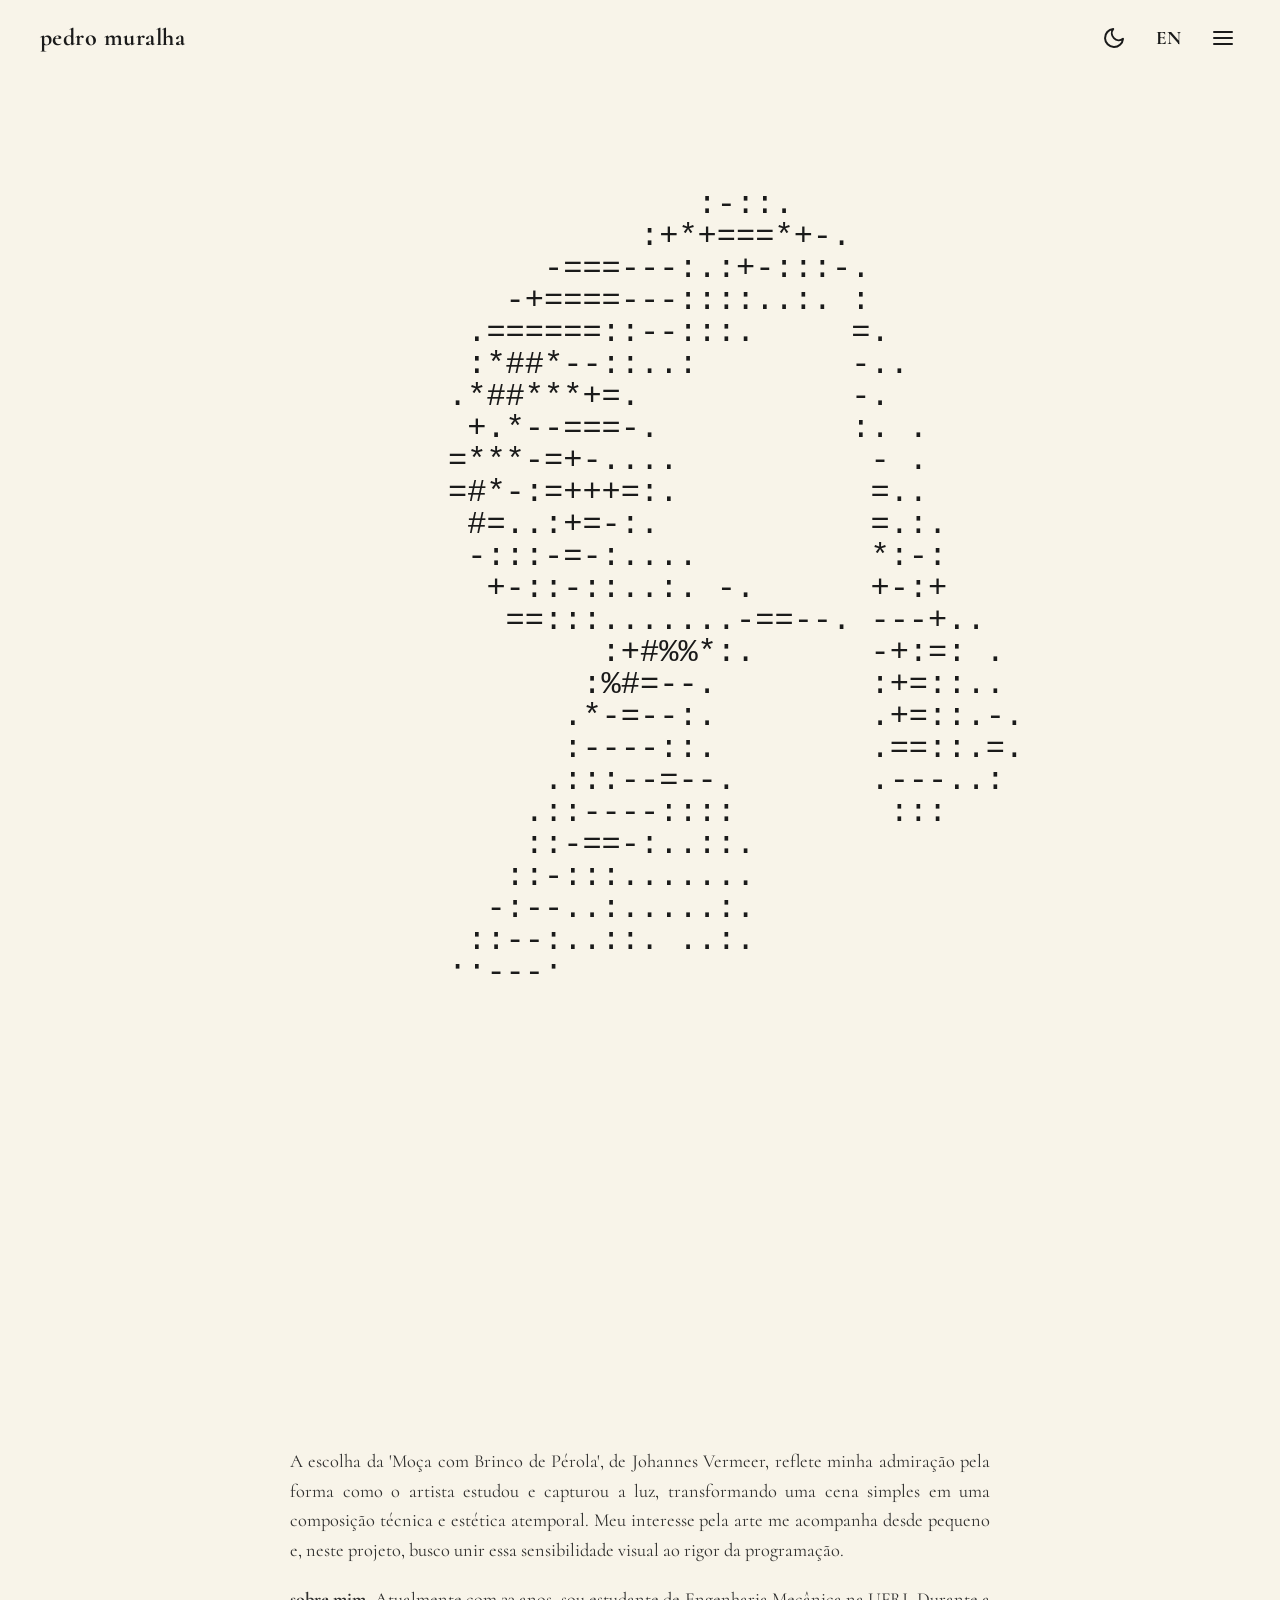
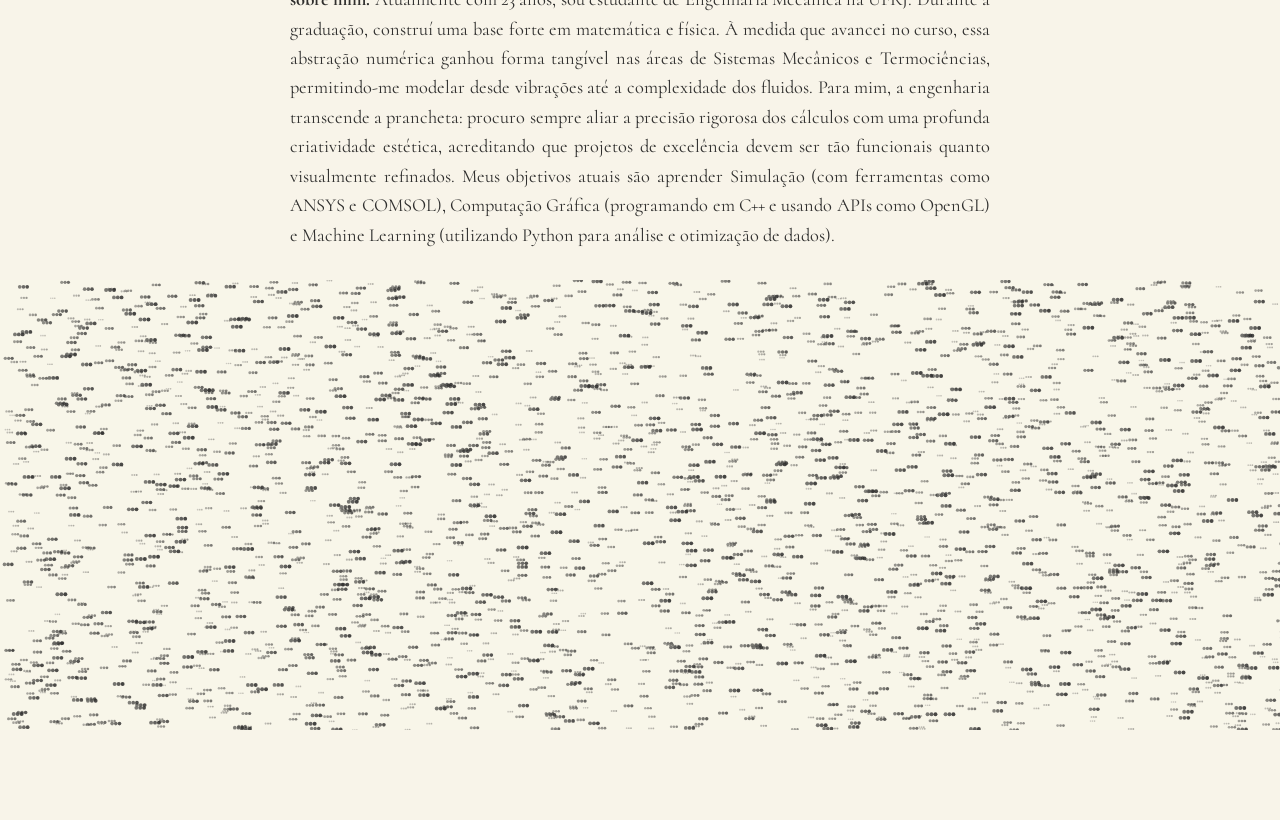
<file: index.html>
<!DOCTYPE html>
<html lang="pt-BR">
<head>
    <meta charset="UTF-8">
    <meta name="viewport" content="width=device-width, initial-scale=1.0">
    <title>Pedro Muralha | Portfólio</title>
    <link href="https://fonts.googleapis.com/css2?family=Cormorant:ital,wght@0,300..700;1,300..700&display=swap" rel="stylesheet">
    <link rel="stylesheet" href="style.css">
</head>
<body>

    <header>
        <div class="logo">
            <a href="index.html">pedro muralha</a>
        </div>
        
        <div class="controles-topo">    
            <button id="btn-tema" aria-label="Mudar tema">
                <svg class="icone-lua" xmlns="http://www.w3.org/2000/svg" width="24" height="24" viewBox="0 0 24 24" fill="none" stroke="currentColor" stroke-width="2" stroke-linecap="round" stroke-linejoin="round"><path d="M21 12.79A9 9 0 1 1 11.21 3 7 7 0 0 0 21 12.79z"></path></svg>
                <svg class="icone-sol" xmlns="http://www.w3.org/2000/svg" width="24" height="24" viewBox="0 0 24 24" fill="none" stroke="currentColor" stroke-width="2" stroke-linecap="round" stroke-linejoin="round"><circle cx="12" cy="12" r="5"></circle><line x1="12" y1="1" x2="12" y2="3"></line><line x1="12" y1="21" x2="12" y2="23"></line><line x1="4.22" y1="4.22" x2="5.64" y2="5.64"></line><line x1="18.36" y1="18.36" x2="19.78" y2="19.78"></line><line x1="1" y1="12" x2="3" y2="12"></line><line x1="21" y1="12" x2="23" y2="12"></line><line x1="4.22" y1="19.78" x2="5.64" y2="18.36"></line><line x1="18.36" y1="5.64" x2="19.78" y2="4.22"></line></svg>
            </button>
            <button id="btn-idioma" aria-label="Alternar Idioma">EN</button>

            <button id="btn-menu" aria-label="Abrir menu">
                <svg xmlns="http://www.w3.org/2000/svg" width="24" height="24" viewBox="0 0 24 24" fill="none" stroke="currentColor" stroke-width="2" stroke-linecap="round" stroke-linejoin="round"><line x1="3" y1="12" x2="21" y2="12"></line><line x1="3" y1="6" x2="21" y2="6"></line><line x1="3" y1="18" x2="21" y2="18"></line></svg>
            </button>
        </div>

        <nav id="menu-navegacao">
            <ul class="menu">
                <li><a href="index.html" class="ativo"><span class="lang-pt">Início</span><span class="lang-en">Home</span></a></li>
                <li><a href="projetos.html"><span class="lang-pt">Projetos</span><span class="lang-en">Projects</span></a></li>
                <li><a href="curriculo.html"><span class="lang-pt">Currículo</span><span class="lang-en">Resume</span></a></li>
                <li><a href="contato.html"><span class="lang-pt">Contato</span><span class="lang-en">Contact</span></a></li>
            </ul>
        </nav>
    </header>

    <main>
        <div class="scroll-track" id="scroll-track">
            <section class="hero ascii-hero sticky-container">
                <div class="ascii-container">
                    <pre class="ascii-art" id="ascii-output"></pre>
                </div>
                
                <div class="intro-texto" id="intro-texto">
                    <p class="primeiro-paragrafo">
                        Pedro H. Muralha Paranhos
                    </p>
                    <p class="sobre-mim">
                        <span class="lang-pt">Mecânica dos Fluidos, Dinâmica,  Métodos Computacionais e Numéricos, Análise de Dados.</span>

                        <span class="lang-en">Fluid Mechanics, Dynamics, Computational and Numerical methods, Data Analysis.</span>
                    </p>
                </div>
            </section>
        </div>

        <section class="conteudo-descritivo">
            <div class="texto-lorem">
                <p>
                    <span class="lang-pt">A escolha da 'Moça com Brinco de Pérola', de Johannes Vermeer, reflete minha admiração pela forma como o artista estudou e capturou a luz, transformando uma cena simples em uma composição técnica e estética atemporal. Meu interesse pela arte me acompanha desde pequeno e, neste projeto, busco unir essa sensibilidade visual ao rigor da programação.</span>
                    
                    <span class="lang-en">The choice of Johannes Vermeer's 'Girl with a Pearl Earring' reflects my admiration for how the artist studied and captured light, transforming a simple scene into a timeless technical and aesthetic composition. My interest in art has been with me since childhood, and in this project, I seek to unite this visual sensibility with the rigor of programming.</span>
                </p>
                <p>
                    <span class="lang-pt"><strong>sobre mim.</strong> Atualmente com 23 anos, sou estudante de Engenharia Mecânica na UFRJ. Durante a graduação, construí uma base forte em matemática e física. À medida que avancei no curso, essa abstração numérica ganhou forma tangível nas áreas de Sistemas Mecânicos e Termociências, permitindo-me modelar desde vibrações até a complexidade dos fluidos. Para mim, a engenharia transcende a prancheta: procuro sempre aliar a precisão rigorosa dos cálculos com uma profunda criatividade estética, acreditando que projetos de excelência devem ser tão funcionais quanto visualmente refinados. Meus objetivos atuais são aprender Simulação (com ferramentas como ANSYS e COMSOL), Computação Gráfica (programando em C++ e usando APIs como OpenGL) e Machine Learning (utilizando Python para análise e otimização de dados).</span>
                    
                    <span class="lang-en"><strong>about me.</strong> Currently 23 years old, I am a Mechanical Engineering student at UFRJ. Throughout my degree, I built a strong foundation in mathematics and physics. As I progressed, this numerical abstraction took tangible form in Mechanical Systems and Thermal Sciences, allowing me to model everything from vibrations to fluid complexity. For me, engineering goes beyond the drawing board: I always strive to combine the rigorous precision of calculations with deep aesthetic creativity, believing that excellent projects must be as functional as they are visually refined. My current goals are to learn Simulation (with tools like ANSYS and COMSOL), Computer Graphics (programming in C++ and using APIs like OpenGL), and Machine Learning (using Python for data analysis and optimization).</span>
                </p>
            </div>
            
            <canvas id="onda-fluida"></canvas>
        </section>
    </main>

    <img id="imagem-fonte" src="vermeer.jpg" style="display: none;" alt="Vermeer">
    
    <script src="sketch.js"></script>

    <script>
        // 1. Lógica de Menu Mobile
            const btnMenu = document.getElementById('btn-menu');
            const menuNavegacao = document.getElementById('menu-navegacao');
            btnMenu.addEventListener('click', () => menuNavegacao.classList.toggle('mostrar'));

            const body = document.body;

            // 2. Lógica de Tema (Dark/Light) com Persistência
            const btnTema = document.getElementById('btn-tema');
            const aplicarTema = (tema) => {
                body.classList.remove('light-mode', 'dark-mode');
                if (tema) body.classList.add(tema);
            };
            const temaSalvo = localStorage.getItem('tema-escolhido');
            if (temaSalvo) aplicarTema(temaSalvo);

            btnTema.addEventListener('click', () => {
                let novoTema = body.classList.contains('dark-mode') ? 'light-mode' : 'dark-mode';
                aplicarTema(novoTema);
                localStorage.setItem('tema-escolhido', novoTema);
            });

            // 3. Lógica de Idioma (PT/EN) com Persistência
            const btnIdioma = document.getElementById('btn-idioma');
            
            // Verifica se já tinha um idioma salvo de outra página
            const idiomaSalvo = localStorage.getItem('idioma-escolhido');
            if (idiomaSalvo === 'en') {
                body.classList.add('modo-ingles');
                if(btnIdioma) btnIdioma.textContent = 'PT';
            }

            // Ação de clique no botão
            if(btnIdioma) {
                btnIdioma.addEventListener('click', () => {
                    body.classList.toggle('modo-ingles');
                    if (body.classList.contains('modo-ingles')) {
                        btnIdioma.textContent = 'PT';
                        localStorage.setItem('idioma-escolhido', 'en');
                    } else {
                        btnIdioma.textContent = 'EN';
                        localStorage.setItem('idioma-escolhido', 'pt');
                    }
                });
            }
        
        const canvasOnda = document.getElementById('onda-fluida');
        const ctxOnda = canvasOnda.getContext('2d');

        let particulas = [];
        const numeroParticulas = 3000;
        let tempoFisica = 0;

        // Variáveis para rastrear o mouse
        let mouseX = -1000;
        let mouseY = -1000;
        let mouseAtivo = false;

        function configurarSimulacao() {
            canvasOnda.width = window.innerWidth;
            canvasOnda.height = canvasOnda.offsetHeight;
            particulas = [];
            for (let i = 0; i < numeroParticulas; i++) {
                particulas.push(new ParticulaInterativa());
            }
        }

        class ParticulaInterativa {
            constructor() {
                this.reset(true);
            }

            reset(init = false) {
                this.x = init ? Math.random() * canvasOnda.width : -40;
                this.y = Math.random() * canvasOnda.height;
                this.z = Math.random(); 
                this.tamanho = 0.8 + (this.z * 1.2);
                this.velocidadeBase = 2 + (this.z * 2);
                
                // Componentes de velocidade atual
                this.vx = this.velocidadeBase;
                this.vy = 0;
                
                this.vida = Math.random() * 200 + 100;
            }

            atualizar(cor) {
                // 1. COMPONENTE LAMINAR: Empurra para a direita
                const alvoVx = this.velocidadeBase;
                const alvoVy = 0;

                // 2. INTERAÇÃO COM O MOUSE
                if (mouseAtivo) {
                    const dx = this.x - mouseX;
                    const dy = this.y - mouseY;
                    const distancia = Math.sqrt(dx * dx + dy * dy);

                    if (distancia < 120) {
                        const forca = 150 / (distancia + 30);
                        const angulo = Math.atan2(dy, dx);
                        this.vx += Math.cos(angulo + Math.PI / 2) * forca;
                        this.vy += Math.sin(angulo + Math.PI / 2) * forca;
                    }
                }

                // 3. RECUPERAÇÃO LAMINAR (Viscosidade)
                this.vx += (alvoVx - this.vx) * 0.05;
                this.vy += (alvoVy - this.vy) * 0.05;

                this.x += this.vx;
                this.y += this.vy;

                // --- A MUDANÇA ESTÁ AQUI: ---
                // Removemos o 'this.vida--' e checamos apenas a posição X
                if (this.x > canvasOnda.width + 40) {
                    this.reset(false);
                }

                ctxOnda.globalAlpha = 0.3 + (this.z * 0.6);
                ctxOnda.fillStyle = cor;
                ctxOnda.beginPath();
                ctxOnda.arc(this.x, this.y, this.tamanho, 0, Math.PI * 2);
                ctxOnda.fill();
            }
        }

        function animar() {
            const estilo = getComputedStyle(document.body);
            const corTexto = estilo.getPropertyValue('--cor-texto');
            const corFundo = estilo.getPropertyValue('--cor-fundo');

            ctxOnda.globalAlpha = 1;
            ctxOnda.fillStyle = corFundo === '#1a1a1a' ? 'rgba(26, 26, 26, 0.15)' : 'rgba(248, 244, 233, 0.15)';
            ctxOnda.fillRect(0, 0, canvasOnda.width, canvasOnda.height);

            particulas.forEach(p => p.atualizar(corTexto));

            requestAnimationFrame(animar);
        }

        // OUVINTES DE EVENTO PARA O MOUSE
        window.addEventListener('mousemove', (e) => {
            const rect = canvasOnda.getBoundingClientRect();
            mouseX = e.clientX;
            mouseY = e.clientY - rect.top; // Ajusta a posição do mouse em relação ao canvas
            mouseAtivo = true;
        });

        window.addEventListener('mouseleave', () => {
            mouseAtivo = false;
        });

        window.addEventListener('resize', configurarSimulacao);
        configurarSimulacao();
        animar();
    </script>

</body>
</html>
</file>
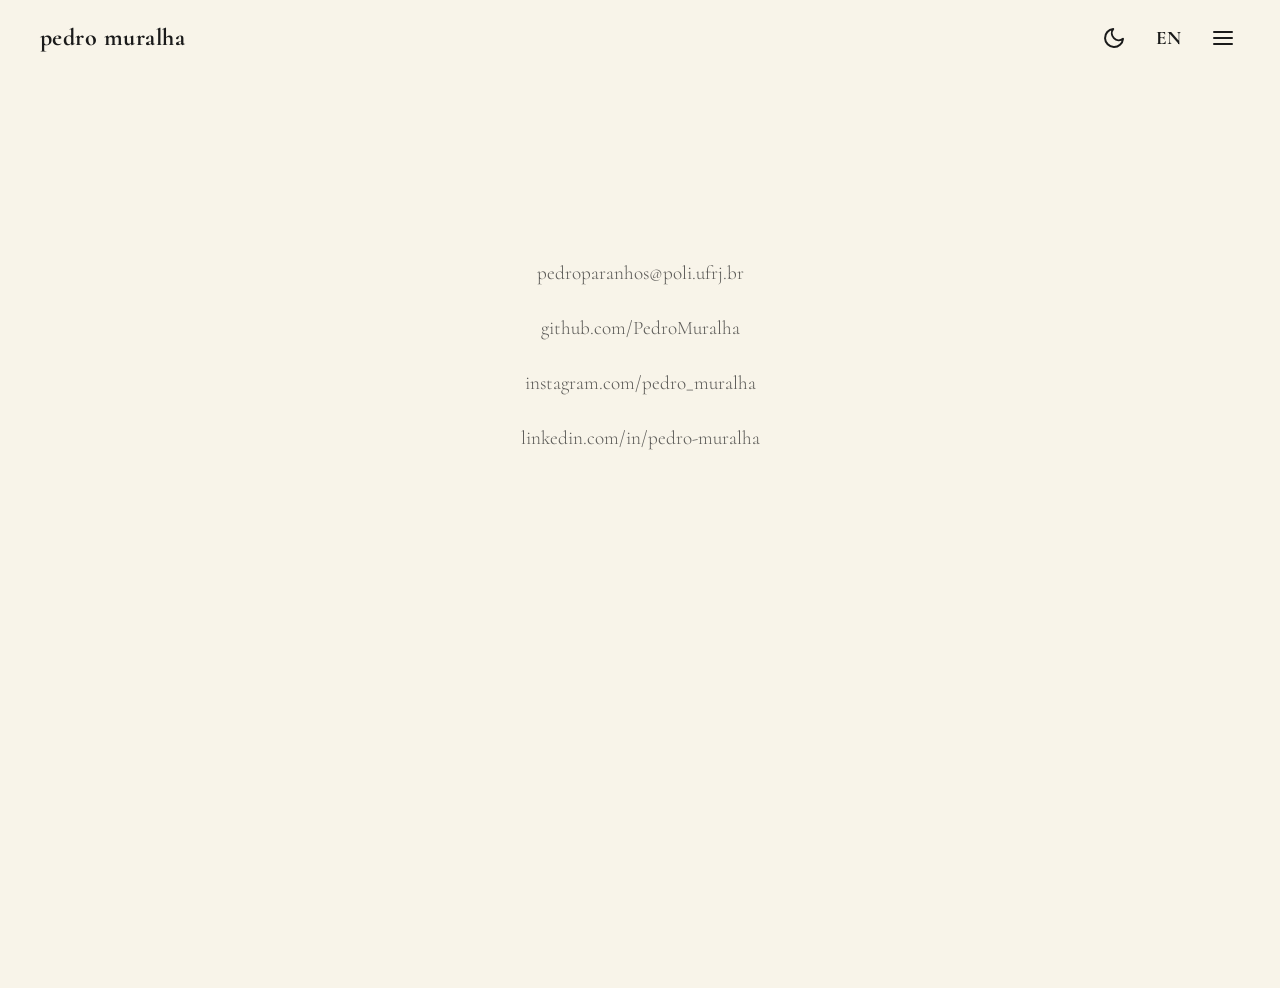
<file: contato.html>
<!DOCTYPE html>
<html lang="pt-BR">
<head>
    <meta charset="UTF-8">
    <meta name="viewport" content="width=device-width, initial-scale=1.0">
    <title>Pedro Muralha | Contato</title>
    <link href="https://fonts.googleapis.com/css2?family=Cormorant:ital,wght@0,300..700;1,300..700&display=swap" rel="stylesheet">
    <link rel="stylesheet" href="style.css">
</head>
<body>

    <header>
        <div class="logo">
            <a href="index.html">pedro muralha</a>
        </div>
        
        <div class="controles-topo">
            <button id="btn-tema" aria-label="Mudar tema">
                <svg class="icone-lua" xmlns="http://www.w3.org/2000/svg" width="24" height="24" viewBox="0 0 24 24" fill="none" stroke="currentColor" stroke-width="2" stroke-linecap="round" stroke-linejoin="round"><path d="M21 12.79A9 9 0 1 1 11.21 3 7 7 0 0 0 21 12.79z"></path></svg>
                <svg class="icone-sol" xmlns="http://www.w3.org/2000/svg" width="24" height="24" viewBox="0 0 24 24" fill="none" stroke="currentColor" stroke-width="2" stroke-linecap="round" stroke-linejoin="round"><circle cx="12" cy="12" r="5"></circle><line x1="12" y1="1" x2="12" y2="3"></line><line x1="12" y1="21" x2="12" y2="23"></line><line x1="4.22" y1="4.22" x2="5.64" y2="5.64"></line><line x1="18.36" y1="18.36" x2="19.78" y2="19.78"></line><line x1="1" y1="12" x2="3" y2="12"></line><line x1="21" y1="12" x2="23" y2="12"></line><line x1="4.22" y1="19.78" x2="5.64" y2="18.36"></line><line x1="18.36" y1="5.64" x2="19.78" y2="4.22"></line></svg>
            </button>
            <button id="btn-idioma" aria-label="Alternar Idioma">EN</button>
            <button id="btn-menu" aria-label="Abrir menu">
                <svg xmlns="http://www.w3.org/2000/svg" width="24" height="24" viewBox="0 0 24 24" fill="none" stroke="currentColor" stroke-width="2" stroke-linecap="round" stroke-linejoin="round"><line x1="3" y1="12" x2="21" y2="12"></line><line x1="3" y1="6" x2="21" y2="6"></line><line x1="3" y1="18" x2="21" y2="18"></line></svg>
            </button>
        </div>

        <nav id="menu-navegacao">
            <ul class="menu">
                <li><a href="index.html"><span class="lang-pt">Início</span><span class="lang-en">Home</span></a></li>
                <li><a href="projetos.html"><span class="lang-pt">Projetos</span><span class="lang-en">Projects</span></a></li>
                <li><a href="curriculo.html"><span class="lang-pt">Currículo</span><span class="lang-en">Resume</span></a></li>
                <li><a href="contato.html" class="ativo"><span class="lang-pt">Contato</span><span class="lang-en">Contact</span></a></li>
            </ul>
        </nav>
    </header>

    <main class="container-contato">
        <div class="box-contato">
            <ul class="lista-contatos">
                <li><a href="mailto:pedroparanhos@poli.ufrj.br">pedroparanhos@poli.ufrj.br</a></li>
                <li><a href="https://github.com/PedroMuralha" target="_blank">github.com/PedroMuralha</a></li>
                <li><a href="https://instagram.com/pedro_muralha" target="_blank">instagram.com/pedro_muralha</a></li>
                <li><a href="https://www.linkedin.com/in/pedro-muralha" target="_blank">linkedin.com/in/pedro-muralha</a></li>
            </ul>
        </div>
    </main>

    <script>
        const btnMenu = document.getElementById('btn-menu');
        const menuNavegacao = document.getElementById('menu-navegacao');
        btnMenu.addEventListener('click', () => menuNavegacao.classList.toggle('mostrar'));

        const body = document.body;

        const btnTema = document.getElementById('btn-tema');
        const aplicarTema = (tema) => {
            body.classList.remove('light-mode', 'dark-mode');
            if (tema) body.classList.add(tema);
        };
        const temaSalvo = localStorage.getItem('tema-escolhido');
        if (temaSalvo) aplicarTema(temaSalvo);

        btnTema.addEventListener('click', () => {
            let novoTema = body.classList.contains('dark-mode') ? 'light-mode' : 'dark-mode';
            aplicarTema(novoTema);
            localStorage.setItem('tema-escolhido', novoTema);
        });

        const btnIdioma = document.getElementById('btn-idioma');
        const idiomaSalvo = localStorage.getItem('idioma-escolhido');
        if (idiomaSalvo === 'en') {
            body.classList.add('modo-ingles');
            if(btnIdioma) btnIdioma.textContent = 'PT';
        }

        if(btnIdioma) {
            btnIdioma.addEventListener('click', () => {
                body.classList.toggle('modo-ingles');
                if (body.classList.contains('modo-ingles')) {
                    btnIdioma.textContent = 'PT';
                    localStorage.setItem('idioma-escolhido', 'en');
                } else {
                    btnIdioma.textContent = 'EN';
                    localStorage.setItem('idioma-escolhido', 'pt');
                }
            });
        }
    </script>
</body>
</html>
</file>
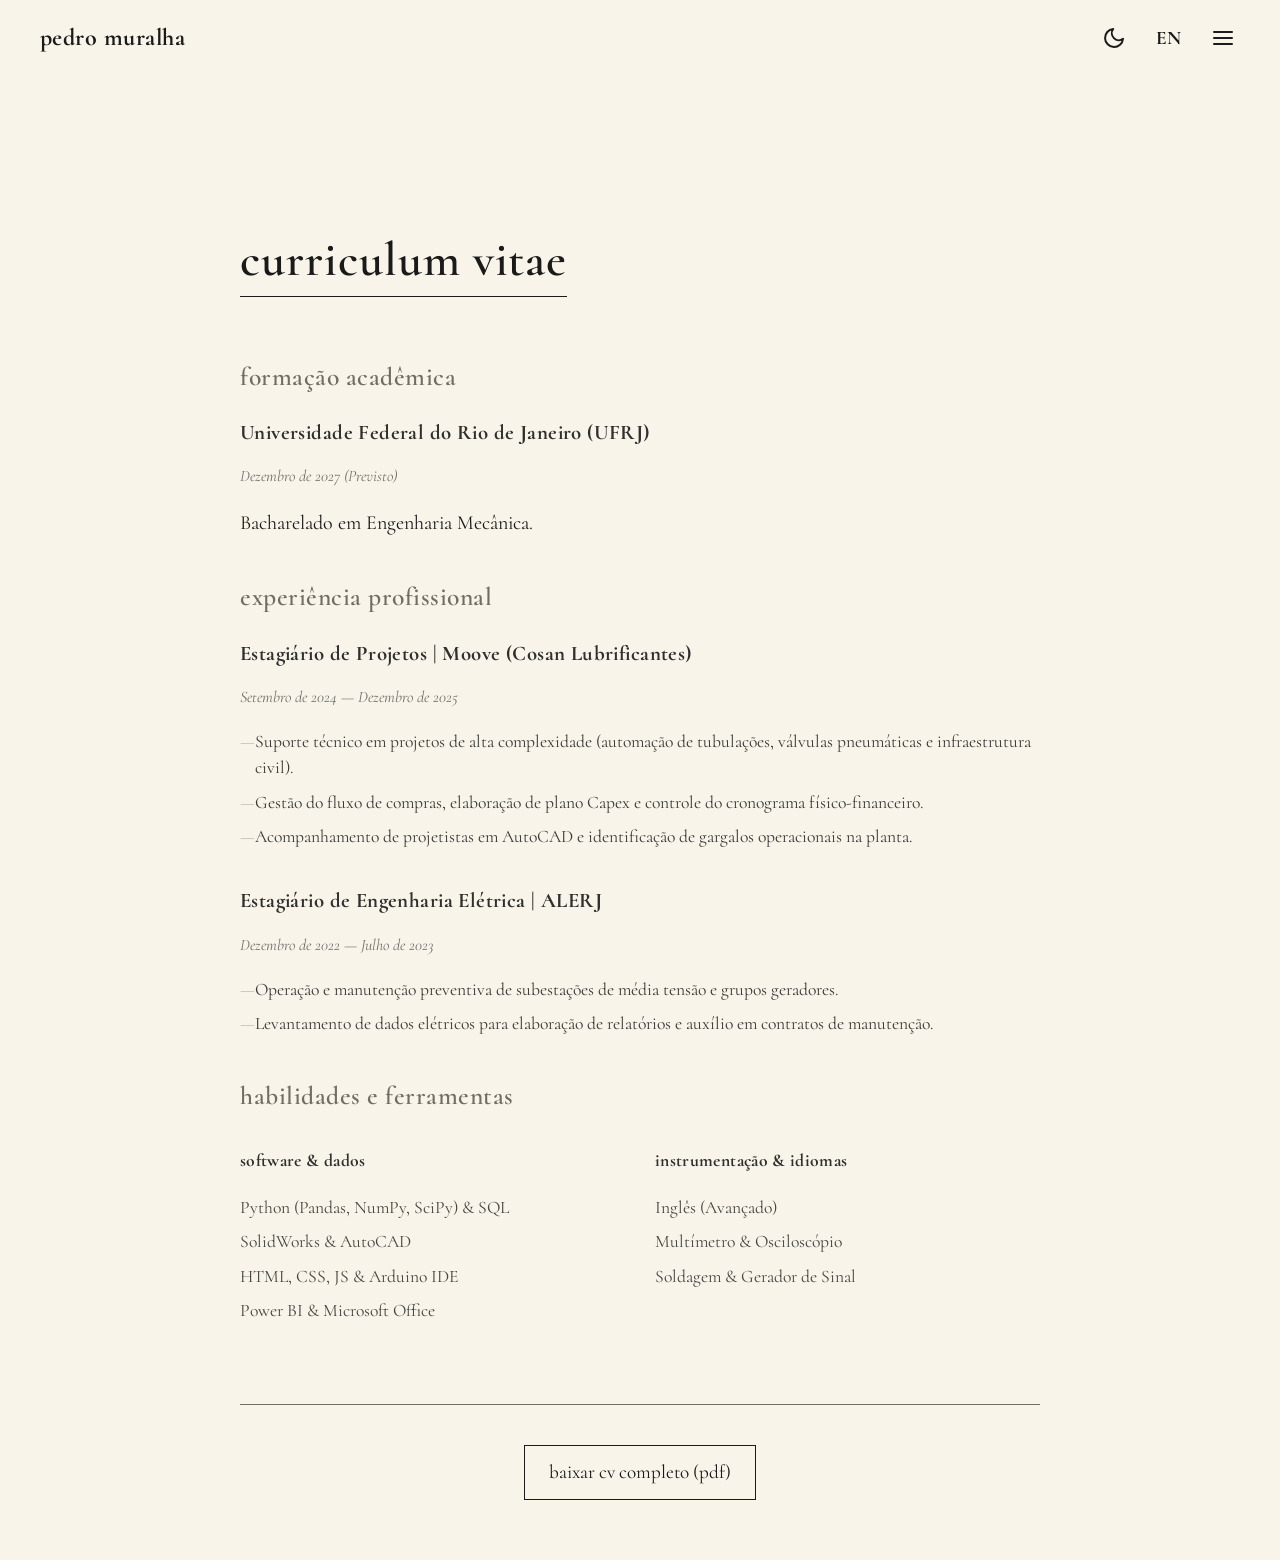
<file: curriculo.html>
<!DOCTYPE html>
<html lang="pt-BR">
<head>
    <meta charset="UTF-8">
    <meta name="viewport" content="width=device-width, initial-scale=1.0">
    <title>Pedro Muralha | Currículo</title>
    <link href="https://fonts.googleapis.com/css2?family=Cormorant:ital,wght@0,300..700;1,300..700&display=swap" rel="stylesheet">
    <link rel="stylesheet" href="style.css">
</head>
<body>

    <header>
        <div class="logo">
            <a href="index.html">pedro muralha</a>
        </div>
        
        <div class="controles-topo">
            <button id="btn-tema" aria-label="Mudar tema">
                <svg class="icone-lua" xmlns="http://www.w3.org/2000/svg" width="24" height="24" viewBox="0 0 24 24" fill="none" stroke="currentColor" stroke-width="2" stroke-linecap="round" stroke-linejoin="round"><path d="M21 12.79A9 9 0 1 1 11.21 3 7 7 0 0 0 21 12.79z"></path></svg>
                <svg class="icone-sol" xmlns="http://www.w3.org/2000/svg" width="24" height="24" viewBox="0 0 24 24" fill="none" stroke="currentColor" stroke-width="2" stroke-linecap="round" stroke-linejoin="round"><circle cx="12" cy="12" r="5"></circle><line x1="12" y1="1" x2="12" y2="3"></line><line x1="12" y1="21" x2="12" y2="23"></line><line x1="4.22" y1="4.22" x2="5.64" y2="5.64"></line><line x1="18.36" y1="18.36" x2="19.78" y2="19.78"></line><line x1="1" y1="12" x2="3" y2="12"></line><line x1="21" y1="12" x2="23" y2="12"></line><line x1="4.22" y1="19.78" x2="5.64" y2="18.36"></line><line x1="18.36" y1="5.64" x2="19.78" y2="4.22"></line></svg>
            </button>
            <button id="btn-idioma" aria-label="Alternar Idioma">EN</button>
            <button id="btn-menu" aria-label="Abrir menu">
                <svg xmlns="http://www.w3.org/2000/svg" width="24" height="24" viewBox="0 0 24 24" fill="none" stroke="currentColor" stroke-width="2" stroke-linecap="round" stroke-linejoin="round"><line x1="3" y1="12" x2="21" y2="12"></line><line x1="3" y1="6" x2="21" y2="6"></line><line x1="3" y1="18" x2="21" y2="18"></line></svg>
            </button>
        </div>

        <nav id="menu-navegacao">
            <ul class="menu">
                <li><a href="index.html"><span class="lang-pt">Início</span><span class="lang-en">Home</span></a></li>
                <li><a href="projetos.html"><span class="lang-pt">Projetos</span><span class="lang-en">Projects</span></a></li>
                <li><a href="curriculo.html" class="ativo"><span class="lang-pt">Currículo</span><span class="lang-en">Resume</span></a></li>
                <li><a href="contato.html"><span class="lang-pt">Contato</span><span class="lang-en">Contact</span></a></li>
            </ul>
        </nav>
    </header>

    <main class="container-resume-full">
        <section class="resume-content">
            <h1 class="titulo-page">curriculum vitae</h1>
            
            <div class="resume-block">
                <h2><span class="lang-pt">formação acadêmica</span><span class="lang-en">academic background</span></h2>
                <div class="item-experiencia">
                    <h3><span class="lang-pt">Universidade Federal do Rio de Janeiro (UFRJ)</span><span class="lang-en">Federal University of Rio de Janeiro (UFRJ)</span></h3>
                    <p class="periodo"><span class="lang-pt">Dezembro de 2027 (Previsto)</span><span class="lang-en">December 2027 (Expected)</span></p>
                    <p><span class="lang-pt">Bacharelado em Engenharia Mecânica.</span><span class="lang-en">Bachelor's Degree in Mechanical Engineering.</span></p>
                </div>
            </div>

            <div class="resume-block">
                <h2><span class="lang-pt">experiência profissional</span><span class="lang-en">professional experience</span></h2>
                
                <div class="item-experiencia">
                    <h3><span class="lang-pt">Estagiário de Projetos | Moove (Cosan Lubrificantes)</span><span class="lang-en">Project Intern | Moove (Cosan Lubricants)</span></h3>
                    <p class="periodo"><span class="lang-pt">Setembro de 2024 — Dezembro de 2025</span><span class="lang-en">September 2024 — December 2025</span></p>
                    <ul>
                        <li><span class="lang-pt">Suporte técnico em projetos de alta complexidade (automação de tubulações, válvulas pneumáticas e infraestrutura civil).</span><span class="lang-en">Technical support in high-complexity projects (pipeline automation, pneumatic valves, and civil infrastructure).</span></li>
                        <li><span class="lang-pt">Gestão do fluxo de compras, elaboração de plano Capex e controle do cronograma físico-financeiro.</span><span class="lang-en">Purchase flow management, Capex plan development, and physical-financial schedule control.</span></li>
                        <li><span class="lang-pt">Acompanhamento de projetistas em AutoCAD e identificação de gargalos operacionais na planta.</span><span class="lang-en">Monitoring designers in AutoCAD and identifying operational bottlenecks in the plant.</span></li>
                    </ul>
                </div>

                <div class="item-experiencia">
                    <h3><span class="lang-pt">Estagiário de Engenharia Elétrica | ALERJ</span><span class="lang-en">Electrical Engineering Intern | ALERJ</span></h3>
                    <p class="periodo"><span class="lang-pt">Dezembro de 2022 — Julho de 2023</span><span class="lang-en">December 2022 — July 2023</span></p>
                    <ul>
                        <li><span class="lang-pt">Operação e manutenção preventiva de subestações de média tensão e grupos geradores.</span><span class="lang-en">Operation and preventive maintenance of medium voltage substations and generator sets.</span></li>
                        <li><span class="lang-pt">Levantamento de dados elétricos para elaboração de relatórios e auxílio em contratos de manutenção.</span><span class="lang-en">Electrical data collection for report generation and assistance with maintenance contracts.</span></li>
                    </ul>
                </div>
            </div>

            <div class="resume-block">
                <h2><span class="lang-pt">habilidades e ferramentas</span><span class="lang-en">skills and tools</span></h2>
                <div class="resume-grid">
                    <div>
                        <h3><span class="lang-pt">software & dados</span><span class="lang-en">software & data</span></h3>
                        <ul>
                            <li>Python (Pandas, NumPy, SciPy) & SQL</li>
                            <li>SolidWorks & AutoCAD</li>
                            <li>HTML, CSS, JS & Arduino IDE</li>
                            <li>Power BI & Microsoft Office</li>
                        </ul>
                    </div>
                    <div>
                        <h3><span class="lang-pt">instrumentação & idiomas</span><span class="lang-en">instrumentation & languages</span></h3>
                        <ul>
                            <li><span class="lang-pt">Inglês (Avançado)</span><span class="lang-en">English (Advanced)</span></li>
                            <li><span class="lang-pt">Multímetro & Osciloscópio</span><span class="lang-en">Multimeter & Oscilloscope</span></li>
                            <li><span class="lang-pt">Soldagem & Gerador de Sinal</span><span class="lang-en">Soldering & Signal Generator</span></li>
                        </ul>
                    </div>
                </div>
            </div>

            <div class="resume-footer">
                <a href="PedroMuralhaCV.pdf" id="link-cv" class="link-download" download>
                    <span class="lang-pt">baixar cv completo (pdf)</span><span class="lang-en">download full cv (pdf)</span>
                </a>
            </div>
        </section>
    </main>

    <script>
        const btnMenu = document.getElementById('btn-menu');
        const menuNavegacao = document.getElementById('menu-navegacao');
        btnMenu.addEventListener('click', () => menuNavegacao.classList.toggle('mostrar'));

        const body = document.body;

        const btnTema = document.getElementById('btn-tema');
        const aplicarTema = (tema) => {
            body.classList.remove('light-mode', 'dark-mode');
            if (tema) body.classList.add(tema);
        };
        const temaSalvo = localStorage.getItem('tema-escolhido');
        if (temaSalvo) aplicarTema(temaSalvo);

        btnTema.addEventListener('click', () => {
            let novoTema = body.classList.contains('dark-mode') ? 'light-mode' : 'dark-mode';
            aplicarTema(novoTema);
            localStorage.setItem('tema-escolhido', novoTema);
        });

        // --- LÓGICA DE IDIOMA E TROCA DO PDF ---
        const btnIdioma = document.getElementById('btn-idioma');
        const linkCV = document.getElementById('link-cv'); // Encontra o botão do PDF

        const idiomaSalvo = localStorage.getItem('idioma-escolhido');
        
        // Verifica ao carregar a página
        if (idiomaSalvo === 'en') {
            body.classList.add('modo-ingles');
            if(btnIdioma) btnIdioma.textContent = 'PT';
            if(linkCV) linkCV.href = 'PedroMuralhaCV_EN.pdf'; // Se já estiver em inglês, puxa o PDF EN
        }

        // Verifica quando o usuário clica no botão
        if(btnIdioma) {
            btnIdioma.addEventListener('click', () => {
                body.classList.toggle('modo-ingles');
                
                if (body.classList.contains('modo-ingles')) {
                    btnIdioma.textContent = 'PT';
                    localStorage.setItem('idioma-escolhido', 'en');
                    if(linkCV) linkCV.href = 'PedroMuralhaCV_EN.pdf'; // Troca pro PDF EN
                } else {
                    btnIdioma.textContent = 'EN';
                    localStorage.setItem('idioma-escolhido', 'pt');
                    if(linkCV) linkCV.href = 'PedroMuralhaCV.pdf'; // Volta pro PDF PT
                }
            });
        }
    </script>
</body>
</html>
</file>
<file: style.css>
@import url('https://fonts.googleapis.com/css2?family=Cormorant:ital,wght@0,300..700;1,300..700&display=swap'); 
/* 1. Variáveis de Cor (Modo Claro) */
:root {
    --cor-fundo: #f8f4e9;
    --cor-texto: #1a1a1a;
    --cor-destaque: #706d64;
    /* Adicione esta linha abaixo: */
    --fonte-principal: 'Cormorant', serif;
}

/* 2. Variáveis de Cor (Modo Noturno automático) */
@media (prefers-color-scheme: dark) {
    :root {
        --cor-fundo: #1a1a1a;    /* Fundo cinza escuro */
        --cor-texto: #ffffff;    /* Letras brancas */
        --cor-destaque: #bbbbbb; /* Cinza claro para textos secundários */
    }
}

/* 3. Estilos Base */
body {
    background-color: var(--cor-fundo);
    color: var(--cor-texto);
    font-family: var(--fonte-principal);
    font-size: 1.25rem; /* Cormorant tem uma "altura de x" pequena, então 1.25rem fica ideal */
    margin: 0;
    padding: 0;
    line-height: 1.5;
    transition: background-color 0.3s ease, color 0.3s ease;
}

/* Aplicando em todos os títulos e menus */
h1, h2, h3, .logo a, nav ul.menu li a {
    font-family: var(--fonte-principal);
    font-weight: 600; /* Um peso semi-bold fica excelente para títulos nesta fonte */
    letter-spacing: 0.02em;
}

/* 4. Estrutura e Alinhamento */

header {
    width: 100%;
    box-sizing: border-box;
    padding: 20px 40px;
    display: flex;
    justify-content: space-between;
    align-items: center;
    position: absolute;
    top: 0;
    left: 0;
    z-index: 100;
    background: transparent; /* Garante que não cubra a arte */
}

/* Mantemos o limite apenas no conteúdo principal para não desformatar a arte */
main {
    max-width: 800px;
    margin: 0 auto;
    padding: 30px 20px;
}

/* 5. Menu de Navegação */
nav ul.menu {
    list-style: none;
    padding: 0;
    display: flex;
    gap: 30px;
}

nav ul.menu li a {
    text-decoration: none;
    color: var(--cor-texto);
    font-size: 1.1rem;
    opacity: 0.6;
    transition: opacity 0.2s ease;
}

nav ul.menu li a:hover, 
nav ul.menu li a.ativo {
    opacity: 1;
    font-weight: bold;
    border-bottom: 2px solid var(--cor-texto); /* Sublinhado minimalista na aba ativa */
}

/* 6. Seção de Introdução (Hero) */
.hero {
    margin-top: 60px;
}

.hero h1 {
    font-size: 2.5rem;
    margin-bottom: 10px;
    letter-spacing: -1px;
}

.hero h2 {
    font-size: 1.2rem;
    color: var(--cor-destaque);
    font-weight: normal;
    margin-bottom: 40px;
}

.hero p {
    font-size: 1.1rem;
    margin-bottom: 20px;
}

/* 7. Botões de Contato */
.links-contato {
    margin-top: 50px;
    display: flex;
    gap: 20px;
}

.links-contato a {
    text-decoration: none;
    color: var(--cor-fundo);
    background-color: var(--cor-texto);
    padding: 12px 24px;
    border-radius: 4px;
    font-weight: bold;
    transition: transform 0.2s ease, opacity 0.2s ease;
}

.links-contato a:hover {
    transform: translateY(-3px); /* Leve animação de flutuar ao passar o mouse */
    opacity: 0.9;
}

/* 8. Cabeçalho da página de Projetos */
.projetos-header {
    margin-top: 60px;
    margin-bottom: 40px;
}

.projetos-header h1 {
    font-size: 2.5rem;
    margin-bottom: 10px;
    letter-spacing: -1px;
}

/* --- GRID DE PROJETOS QUADRADOS --- */

.container-projetos {
    max-width: 900px;
    margin: 0 auto;
    padding: 12vh 20px 60px;
}

.grid-projetos-quadrados {
    display: grid;
    /* Define colunas que se ajustam sozinhas */
    grid-template-columns: repeat(auto-fill, minmax(350px, 1fr));
    gap: 30px;
    margin-top: 40px;
}

.card-projeto-quadrado {
    text-decoration: none;
    color: var(--cor-texto);
    border: 1px solid var(--cor-texto); /* Borda quadrada idêntica ao CV */
    padding: 40px;
    display: flex;
    flex-direction: column;
    justify-content: space-between;
    transition: all 0.3s ease;
    background-color: transparent;
}

/* Efeito de inversão no hover, seguindo o padrão do seu currículo */
.card-projeto-quadrado:hover {
    background-color: var(--cor-texto);
    color: var(--cor-fundo);
}

.card-projeto-quadrado h2 {
    font-size: 1.8rem;
    margin-top: 0;
    margin-bottom: 15px;
    text-transform: lowercase;
}

.card-projeto-quadrado p {
    font-size: 1.1rem;
    line-height: 1.5;
    opacity: 0.8;
    margin-bottom: 30px;
}

.link-falso {
    font-weight: 700;
    text-transform: lowercase;
    font-size: 1rem;
}

@media (max-width: 450px) {
    .grid-projetos-quadrados {
        grid-template-columns: 1fr;
    }
}

/* --- NOVOS ESTILOS DO CABEÇALHO --- */

header {
    display: flex;
    justify-content: space-between; /* Separa o logo dos botões */
    align-items: center;
    flex-wrap: wrap; /* Permite que o menu abra na linha de baixo */
    position: relative;
    padding: 20px 40px;
}

/* Estilo específico para o seu nome no canto */
.logo a {
    text-decoration: none;
    color: var(--cor-texto);
    font-family: var(--fonte-principal);
    font-weight: 700;
    font-style: normal; /* Garante que não fique inclinado */
    font-size: 1.5rem;
}

/* Garante que os itens do menu também fiquem normais */
nav ul.menu li a {
    text-decoration: none;
    color: var(--cor-texto);
    font-family: var(--fonte-principal);
    font-weight: 400;
    font-style: normal; /* Remove itálico se houver */
}

/* Container dos botões à direita */
.controles-topo {
    display: flex;
    gap: 15px;
}

/* Estilo minimalista para os botões */
.controles-topo button {
    background: none;
    border: none;
    color: var(--cor-texto);
    font-size: 1.5rem;
    cursor: pointer;
    transition: opacity 0.2s ease;
}

.controles-topo button:hover {
    opacity: 0.6;
}

/* Escondendo o menu por padrão (agora preparado para animar) */
nav#menu-navegacao {
    max-height: 0;          /* Começa com altura zero */
    opacity: 0;             /* Começa invisível */
    overflow: hidden;       /* Esconde o que vazar da altura zero */
    width: 100%;
    margin-top: 0;
    /* Aqui está a mágica da fluidez: */
    transition: max-height 0.4s ease, opacity 0.4s ease, margin-top 0.4s ease; 
}

/* Aumentamos de 200px para 300px para caber os 4 links com folga */
nav#menu-navegacao.mostrar {
    max-height: 300px; 
    opacity: 1;
    margin-top: 20px;
}

/* Ajustando o menu para ficar em formato de lista (vertical) */
nav ul.menu {
    flex-direction: column;
    align-items: flex-end; /* Alinha as opções (Início/Projetos) à direita */
    gap: 15px;
}

/* --- CLASSES PARA FORÇAR O MODO CLARO/ESCURO --- */
body.dark-mode {
    --cor-fundo: #1a1a1a;
    --cor-texto: #ffffff;
    --cor-destaque: #bbbbbb;
}

body.light-mode {
    --cor-fundo: #f8f4e9;
    --cor-texto: #1a1a1a;
    --cor-destaque: #706d64;
}

/* --- ÍCONES SVG MINIMALISTAS --- */

/* Ajuste fino para os botões do topo ficarem alinhados */
.controles-topo button {
    display: flex;
    align-items: center;
    justify-content: center;
    padding: 5px; /* Área de clique um pouco maior */
}

/* Estilo base dos ícones */
.icone-sol, .icone-lua {
    /* O tamanho agora é controlado pelo SVG, mas garantimos aqui */
    width: 24px; 
    height: 24px;
    /* A cor já é herdada pelo "currentColor" no HTML */
    transition: transform 0.3s ease;
}

/* Animaçãozinha extra: ícone gira levemente ao clicar */
.controles-topo button:active .icone-sol,
.controles-topo button:active .icone-lua {
    transform: rotate(20deg) scale(0.9);
}


/* --- LÓGICA PARA MOSTRAR/ESCONDER SOL E LUA --- */

/* ESTADO PADRÃO (Modo Claro): Mostra a Lua, esconde o Sol */
.icone-sol { display: none; }
.icone-lua { display: block; }


/* Se a preferência do sistema for ESCURO: Inverte o padrão */
@media (prefers-color-scheme: dark) {
    .icone-sol { display: block; }
    .icone-lua { display: none; }
}


/* OVERRIDES MANUAIS (Quando o usuário clica no botão) */
/* O uso de !important aqui é necessário para vencer a media query acima */

/* Se forçou modo escuro: Mostra SOL */
body.dark-mode .icone-sol { display: block !important; }
body.dark-mode .icone-lua { display: none !important; }

/* Se forçou modo claro: Mostra LUA */
body.light-mode .icone-sol { display: none !important; }
body.light-mode .icone-lua { display: block !important; }

/* --- ESTILOS DA SEÇÃO ASCII --- */

.ascii-hero {
    display: flex;
    flex-direction: column;
    align-items: center; 
    text-align: center;
    /* Usando margem negativa para puxar a arte para cima: */
    margin-top: 40px; 
}

.ascii-container {
    width: 100%;
    display: flex;
    justify-content: center; /* Mantém tudo no meio da tela */
    overflow: hidden; /* Essa é a trava que mata a barra de rolagem extra! */
    margin-bottom: 30px;
}

/* Ajustes nos textos abaixo da arte */
.ascii-hero h1 {
    margin-bottom: 5px;
}

.ascii-hero h2 {
    font-size: 1.1rem;
    color: var(--cor-destaque);
    font-weight: normal;
    margin-top: 0;
}

/* Ajuste para o painel de controlo do Tweakpane */
.tp-dfwv {
    top: 80px !important; 
    right: 20px !important;
}

/* --- EFEITOS DO SCROLL ANIMADO --- */

.scroll-track {
    height: 150vh; /* Reduzimos pela metade! Menos tempo scrollando */
    position: relative;
}

/* Container principal colado na tela */
.sticky-container {
    position: sticky;
    top: 0;
    height: 100vh;
    display: flex;
    justify-content: center; /* Centraliza verticalmente */
    align-items: center; /* Centraliza horizontalmente */
    overflow: hidden; 
    margin: 0;
    padding: 0;
}

.ascii-container {
    width: 100%;
    display: flex;
    justify-content: center;
    align-items: center;
}

.ascii-art {
    font-family: 'Courier New', Courier, monospace;
    
    /* O SEGREDO DA RESPONSIVIDADE: */
    /* 0.45vw significa que cada letra terá 0.45% da largura da tela. 
       Com 180 de resolução, a imagem ocupará cerca de 80-90% da largura total. */
    font-size: clamp(2px, 0.45vw, 6px); 
    line-height: clamp(2px, 0.45vw, 6px);
    
    white-space: pre;
    color: var(--cor-texto);
    text-align: center;
    margin: 0;
}

/* 2. Agora o texto está livre para colar na margem real da página */
.intro-texto {
    position: absolute;
    bottom: 40px; 
    left: 40px; /* Alinhado exatamentamente com os 40px do seu logo no topo */
    width: 90%; 
    max-width: 600px; 
    text-align: left; 
    z-index: 10;
    opacity: 0;
    transform: translateY(20px); 
    transition: opacity 0.6s ease, transform 0.6s ease;
    text-shadow: 0px 0px 10px var(--cor-fundo), 0px 0px 20px var(--cor-fundo);
}

/* 3. Estado final da animação */
.intro-texto.visivel {
    opacity: 1;
    transform: translateY(0); 
}

/* Dá um destaque gigante para o seu nome */
.primeiro-paragrafo {
    font-size: 4.5rem; 
    font-weight: 700; 
    font-family: var(--fonte-principal);
    line-height: 1.1;
    color: var(--cor-texto);
    margin-bottom: 10px; 
    margin-top: 0;
}

/* Interesses alinhados à esquerda junto com o nome */
.sobre-mim {
    max-width: 500px; 
    margin: 0; /* Removi o 'auto' para garantir que não tente centralizar */
    font-size: 1.1rem;
    line-height: 1.4;
    opacity: 0.9;
    font-style: normal; 
}

.texto-lorem p {
    font-family: var(--fonte-principal);
    font-size: 1.3rem;
    line-height: 1.8;
    margin-bottom: 25px;
}

.conteudo-descritivo {
    max-width: 700px;
    /* O valor de -40vh "anula" o espaço vazio do scroll e puxa o texto para cima */
    margin: -3vh auto 60px; 
    padding: 0 20px;
    text-align: justify;
    position: relative;
    z-index: 10; /* Garante que o texto fique acima de qualquer camada da arte */
}

.texto-lorem p {
    font-family: var(--fonte-principal);
    /* Fonte reduzida de 1.4rem para 1.15rem para um visual mais técnico */
    font-size: 1.15rem; 
    /* Line-height mais baixo (de 1.8 para 1.6) para o texto não ficar "espalhado" */
    line-height: 1.6; 
    color: var(--cor-texto);
    /* Espaço menor entre os parágrafos */
    margin-bottom: 20px; 
    opacity: 0.9;
}

/* 1. Força a área da arte a ocupar a tela inteira, ignorando o limite do <main> */
.scroll-track {
    height: 150vh; 
    position: relative;
    width: 100vw;
    left: 50%;
    transform: translateX(-50%); /* Esse truque centraliza a div expansiva perfeitamente */
}

#onda-fluida {
    display: block;
    width: 100vw;
    height: 450px;
    margin-top: 30px;
    
    position: relative;
    left: 50%;
    margin-left: -50vw;
    
    z-index: 1;
    pointer-events: none;
    opacity: 0.9;
}

/* --- ESTILOS DA PÁGINA RESUME COMPLETA --- */

.container-resume-full {
    max-width: 800px;
    margin: 0 auto;
    padding: 12vh 20px 60px; /* Mantém o texto mais para cima */
}

.titulo-page {
    font-size: 3rem;
    margin-bottom: 40px;
    border-bottom: 1px solid var(--cor-texto);
    display: inline-block;
}

.resume-block {
    margin-bottom: 40px;
}

.resume-block h2 {
    font-size: 1.6rem;
    text-transform: lowercase;
    color: var(--cor-destaque);
    margin-bottom: 15px;
}

.resume-block h3 {
    font-size: 1.1rem;
    font-weight: 700;
    margin-bottom: 10px;
    opacity: 0.9;
}

.resume-grid {
    display: grid;
    grid-template-columns: 1fr 1fr;
    gap: 30px;
}

.resume-block ul {
    list-style: none;
    padding: 0;
}

.resume-block li {
    font-size: 1.1rem;
    margin-bottom: 8px;
    opacity: 0.8;
}

/* FOOTER COM LINK DE DOWNLOAD */
.resume-footer {
    margin-top: 60px;
    text-align: center;
    padding-top: 40px;
    border-top: 1px solid var(--cor-destaque);
}

.link-download {
    text-decoration: none;
    color: var(--cor-texto);
    font-size: 1.2rem;
    padding: 12px 24px;
    border: 1px solid var(--cor-texto);
    transition: all 0.3s ease;
    display: inline-block;
}

.link-download:hover {
    background-color: var(--cor-texto);
    color: var(--cor-fundo);
}

@media (max-width: 600px) {
    .resume-grid { grid-template-columns: 1fr; }
}

/* --- ESTILOS DA PÁGINA CONTATO REVISADA --- */

.container-contato {
    display: flex;
    justify-content: center;
    padding-top: 18vh; /* Um pouco mais de respiro no topo sem o título */
    min-height: 80vh;
    text-align: center;
    padding-left: 20px;
    padding-right: 20px;
}

.lista-contatos {
    list-style: none;
    padding: 0;
}

.lista-contatos li {
    margin-bottom: 25px; /* Mais espaço entre os links longos */
}

.lista-contatos a {
    text-decoration: none;
    color: var(--cor-texto);
    font-size: 1.2rem; /* Fonte levemente menor para caber URLs longas em uma linha */
    font-weight: 300;
    opacity: 0.7;
    transition: all 0.3s ease;
    word-break: break-all; /* Garante que links muito longos não "vazam" da tela no mobile */
}

.lista-contatos a:hover {
    opacity: 1;
    letter-spacing: 0.05rem; /* Efeito sutil de expansão em vez de deslocamento lateral */
}

/* Mobile check: diminui a fonte se a tela for muito pequena */
@media (max-width: 480px) {
    .lista-contatos a {
        font-size: 1rem;
    }
}

/* --- ESTILOS DE EXPERIÊNCIA (CURRÍCULO) --- */

.item-experiencia {
    margin-bottom: 35px;
}

.item-experiencia h3 {
    font-size: 1.3rem;
    font-weight: 700;
    margin-bottom: 5px;
    color: var(--cor-texto);
}

.periodo {
    font-size: 1rem;
    font-style: italic;
    opacity: 0.6;
    margin-bottom: 12px;
}

.item-experiencia ul {
    list-style-type: none; /* Removemos a bolinha padrão para usar um traço minimalista */
    padding-left: 0;
}

.item-experiencia li {
    font-size: 1.1rem;
    line-height: 1.5;
    margin-bottom: 8px;
    opacity: 0.85;
    position: relative;
    padding-left: 15px;
}

.item-experiencia li::before {
    content: "—";
    position: absolute;
    left: 0;
    color: var(--cor-destaque);
    opacity: 0.5;
}

/* --- BOTÃO DE IDIOMA --- */
#btn-idioma {
    font-family: var(--fonte-principal);
    font-size: 1.2rem;
    font-weight: 700;
    background: transparent;
    border: none;
    color: var(--cor-texto);
    cursor: pointer;
    transition: opacity 0.3s ease;
    padding: 0 10px;
}

#btn-idioma:hover {
    opacity: 0.7;
}

/* Oculta textos em inglês por padrão */
.lang-en {
    display: none;
}

/* Quando o body tiver a classe 'modo-ingles', inverte a exibição */
body.modo-ingles .lang-pt {
    display: none;
}
body.modo-ingles .lang-en {
    display: inline-block; /* ou block, dependendo do elemento */
}

/* --- MODAL DA GALERIA (LIGHTBOX FLUIDA) --- */
#modal-galeria {
    display: none; /* Oculto até ser clicado */
    position: fixed;
    z-index: 9999;
    left: 0;
    top: 0;
    width: 100%;
    height: 100%;
    background-color: rgba(0, 0, 0, 0.85); /* Fundo escuro transparente */
    backdrop-filter: blur(5px); /* Efeito de desfoque elegante */
    align-items: center;
    justify-content: center;
}

/* Classe ativada pelo JavaScript para mostrar a galeria */
#modal-galeria.mostrar-modal {
    display: flex;
    animation: fadeIn 0.3s ease;
}

.imagem-modal {
    max-width: 85%;
    max-height: 85vh;
    object-fit: contain; /* Garante que a imagem inteira caiba na tela */
    border-radius: 4px;
    box-shadow: 0 10px 30px rgba(0,0,0,0.5);
}

.fechar-modal {
    position: absolute;
    top: 20px;
    right: 40px;
    color: #ffffff;
    font-size: 45px;
    font-weight: 300;
    cursor: pointer;
    transition: 0.3s ease;
}

.fechar-modal:hover {
    color: var(--cor-destaque);
}

.seta-esq, .seta-dir {
    cursor: pointer;
    position: absolute;
    top: 50%;
    transform: translateY(-50%);
    padding: 16px;
    color: white;
    font-size: 30px;
    background: rgba(0,0,0,0.2);
    border: none;
    transition: 0.3s ease;
}

.seta-dir { right: 20px; }
.seta-esq { left: 20px; }

.seta-esq:hover, .seta-dir:hover {
    background-color: rgba(0,0,0,0.8);
}

@keyframes fadeIn {
    from { opacity: 0; }
    to { opacity: 1; }
}

/* --- GRID DE MINIATURAS (A VITRINE) --- */
#container-miniaturas {
    display: none; /* Escondido por padrão */
    margin-top: 40px;
    padding-top: 40px;
    border-top: 1px solid rgba(128, 128, 128, 0.2); /* Linha sutil para separar */
}

/* --- GRID DE MINIATURAS (A VITRINE) --- */
#container-miniaturas {
    display: none; /* Escondido por padrão */
    margin-top: 40px;
    padding-top: 40px;
    border-top: 1px solid rgba(128, 128, 128, 0.2); /* Linha sutil para separar */
}

/* Classe ativada pelo JavaScript para mostrar o grid */
#container-miniaturas.mostrar {
    display: block;
    animation: fadeInDown 0.6s ease forwards;
}

.grid-miniaturas {
    display: grid;
    /* Cria colunas flexíveis. O minmax define a largura mínima do retângulo */
    grid-template-columns: repeat(auto-fill, minmax(220px, 1fr));
    gap: 15px;
}

.miniatura {
    width: 100%;
    aspect-ratio: 16 / 9; /* Formato retangular exato do Full HD */
    object-fit: cover;
    border: 1px solid var(--cor-texto);
    cursor: pointer;
    opacity: 0.7;
    transition: all 0.3s ease;
    background-color: rgba(128, 128, 128, 0.1);
}

.miniatura:hover {
    opacity: 1;
    transform: translateY(-5px); /* Efeito suave de "flutuar" a imagem */
    box-shadow: 0 8px 20px rgba(0,0,0,0.15);
}

@keyframes fadeInDown {
    from { opacity: 0; transform: translateY(-20px); }
    to { opacity: 1; transform: translateY(0); }
}

/* =========================================
   AJUSTES PARA CELULAR (MOBILE)
   ========================================= */
@media (max-width: 768px) {
    
    /* 1. Alinhamento perfeito do cabeçalho */
    header {
        display: flex;
        flex-direction: row;
        justify-content: space-between;
        align-items: center;
        padding: 15px 20px;
    }

    .logo a {
        font-size: 1.4rem;
        white-space: nowrap;
    }

    .controles-topo {
        display: flex;
        align-items: center;
        gap: 12px; 
    }

    /* O segredo do alinhamento: forçar os botões a centralizarem seus ícones internamente */
    .controles-topo button {
        display: flex;
        align-items: center;
        justify-content: center;
        padding: 0;
        margin: 0;
        transform: scale(0.9);
    }

    /* 2. Reduz o espaço vermelho acima da arte */
    #canvas-container {
        height: 55vh; /* Diminuímos a altura da 'caixa' invisível que envolvia a arte */
        min-height: 350px; 
        display: flex;
        align-items: center;
        margin-top: -10px; /* Puxa a arte suavemente para perto do cabeçalho */
    }

    /* 3. Reduz o espaço vermelho entre os textos e puxa tudo pra cima */
    .conteudo-descritivo {
        margin-top: -20px; /* Puxa o bloco de texto inteiro para mais perto da arte */
        padding: 0 20px;
    }

    .conteudo-descritivo p {
        margin-bottom: 15px; /* Diminui o buraco entre o primeiro e o segundo parágrafo */
    }
}
</file>
